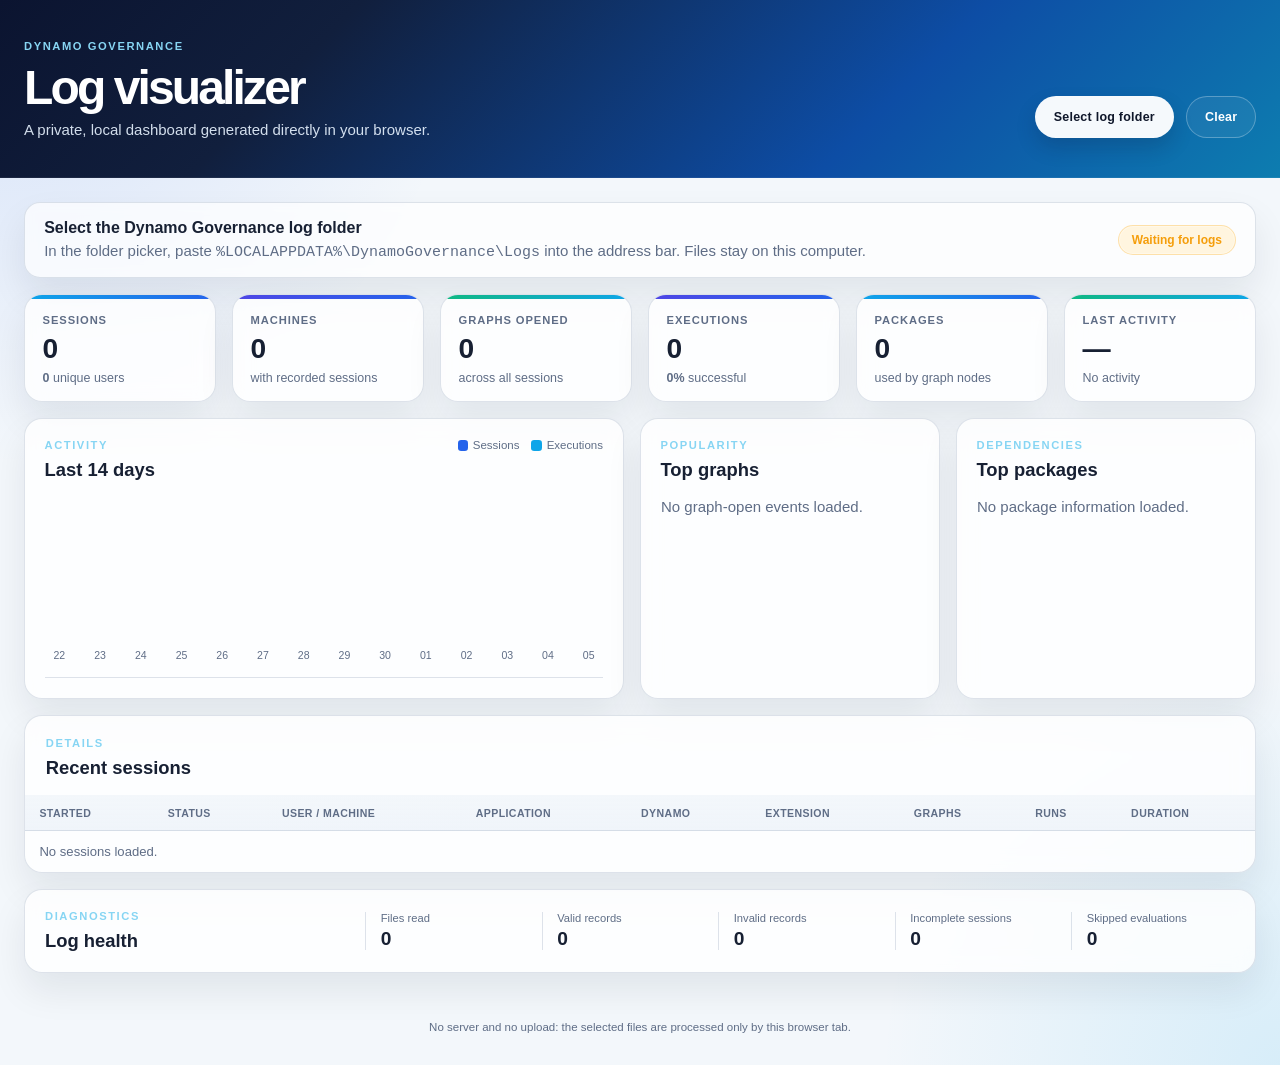
<file: DynamoGovernance.LogVisualizer/index.html>
<!DOCTYPE html>
<html lang="en">
<head>
    <meta charset="utf-8">
    <meta name="viewport" content="width=device-width, initial-scale=1">
    <title>Dynamo Governance Log Visualizer</title>
    <link rel="stylesheet" href="styles.css">
</head>
<body>
    <header>
        <div>
            <p class="eyebrow">Dynamo Governance</p>
            <h1>Log visualizer</h1>
            <p>A private, local dashboard generated directly in your browser.</p>
        </div>
        <div class="header-actions">
            <label class="button" for="folderInput">Select log folder</label>
            <input id="folderInput" type="file" webkitdirectory directory multiple accept=".jsonl,application/json">
            <button id="clearButton" class="button secondary" type="button">Clear</button>
        </div>
    </header>

    <main>
        <section class="instructions">
            <div>
                <strong>Select the Dynamo Governance log folder</strong>
                <p>In the folder picker, paste <code>%LOCALAPPDATA%\DynamoGovernance\Logs</code> into the address bar. Files stay on this computer.</p>
            </div>
            <span id="loadStatus" class="status">Waiting for logs</span>
        </section>

        <section class="metrics" aria-label="Usage summary">
            <article class="card"><span>Sessions</span><strong id="sessionCount">0</strong><small><b id="userCount">0</b> unique users</small></article>
            <article class="card"><span>Machines</span><strong id="machineCount">0</strong><small>with recorded sessions</small></article>
            <article class="card"><span>Graphs opened</span><strong id="graphCount">0</strong><small>across all sessions</small></article>
            <article class="card"><span>Executions</span><strong id="runCount">0</strong><small><b id="successRate">0%</b> successful</small></article>
            <article class="card"><span>Packages</span><strong id="packageCount">0</strong><small>used by graph nodes</small></article>
            <article class="card"><span>Last activity</span><strong id="lastDate">—</strong><small id="lastTime">No activity</small></article>
        </section>

        <div class="grid">
            <section class="panel">
                <div class="panel-heading">
                    <div><p class="eyebrow">Activity</p><h2>Last 14 days</h2></div>
                    <div class="legend"><i></i>Sessions <i></i>Executions</div>
                </div>
                <div id="chart" class="chart" aria-label="Daily sessions and executions"></div>
            </section>
            <section class="panel">
                <div class="panel-heading"><div><p class="eyebrow">Popularity</p><h2>Top graphs</h2></div></div>
                <p id="noGraphs" class="muted">No graph-open events loaded.</p>
                <ol id="topGraphs" class="ranking"></ol>
            </section>
            <section class="panel">
                <div class="panel-heading"><div><p class="eyebrow">Dependencies</p><h2>Top packages</h2></div></div>
                <p id="noPackages" class="muted">No package information loaded.</p>
                <ol id="topPackages" class="ranking"></ol>
            </section>
        </div>

        <section class="panel sessions">
            <div class="panel-heading">
                <div><p class="eyebrow">Details</p><h2>Recent sessions</h2></div>
            </div>
            <div class="table-wrap">
                <table>
                    <thead><tr><th>Started</th><th>Status</th><th>User / machine</th><th>Application</th><th>Dynamo</th><th>Extension</th><th>Graphs</th><th>Runs</th><th>Duration</th></tr></thead>
                    <tbody id="sessionRows"><tr><td colspan="9" class="muted">Select a log folder to begin.</td></tr></tbody>
                </table>
            </div>
        </section>

        <section class="panel health">
            <div><p class="eyebrow">Diagnostics</p><h2>Log health</h2></div>
            <dl>
                <div><dt>Files read</dt><dd id="fileCount">0</dd></div>
                <div><dt>Valid records</dt><dd id="validCount">0</dd></div>
                <div><dt>Invalid records</dt><dd id="invalidCount">0</dd></div>
                <div><dt>Incomplete sessions</dt><dd id="incompleteCount">0</dd></div>
                <div><dt>Skipped evaluations</dt><dd id="skippedRunCount">0</dd></div>
            </dl>
        </section>
    </main>

    <dialog id="sessionDialog">
        <div class="dialog-header">
            <div><p class="eyebrow">Session details</p><h2 id="dialogTitle">Dynamo session</h2></div>
            <button id="closeDialog" class="close-button" type="button" aria-label="Close">&times;</button>
        </div>
        <div class="dialog-content">
            <div id="sessionDetails" class="detail-grid"></div>
            <section class="dialog-section"><h3>Graphs</h3><div id="sessionGraphs" class="graph-card-stack"></div></section>
        </div>
    </dialog>
    <footer>No server and no upload: the selected files are processed only by this browser tab.</footer>

    <script src="app.js"></script>
</body>
</html>
</file>
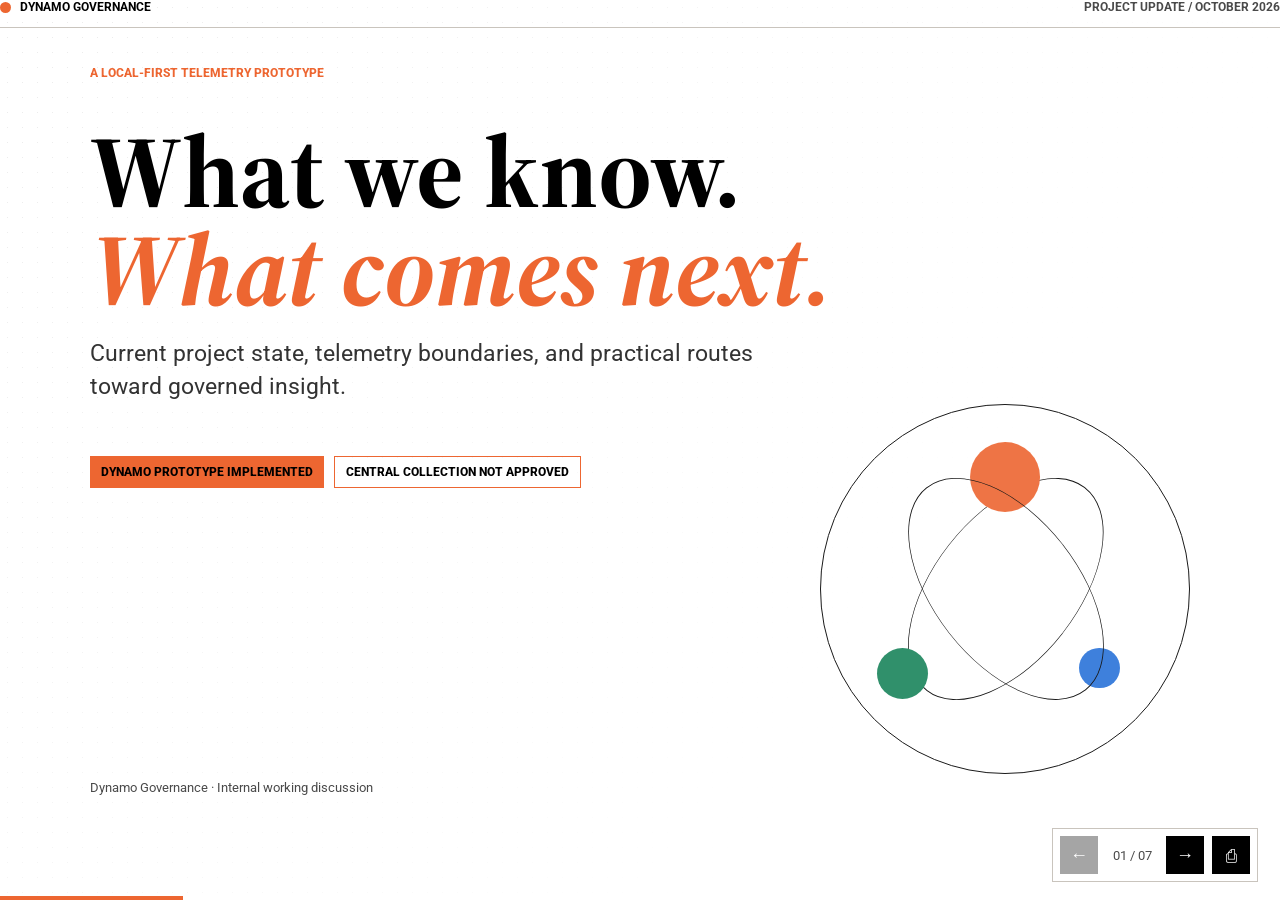
<file: DynamoGovernance.Presentation/Alex/index.html>
<!doctype html>
<html lang="en">
<head>
  <meta charset="utf-8">
  <meta name="viewport" content="width=device-width, initial-scale=1">
  <meta name="theme-color" content="#FFFFFF">
  <title>Dynamo Governance | Telemetry, today and next</title>
  <link rel="preconnect" href="https://fonts.googleapis.com">
  <link rel="preconnect" href="https://fonts.gstatic.com" crossorigin>
  <link href="https://fonts.googleapis.com/css2?family=Roboto:wght@400;500;700;800&family=Source+Serif+4:wght@400;600;700&display=swap" rel="stylesheet">
  <style>
    :root {
      color-scheme: light;
      --paper: #FFFFFF;
      --ink: #000000;
      --muted: #4A4A4A;
      --line: #C9C4BD;
      --orange: #ED6631;
      --fern: #1A845C;
      --marine: #2A73D9;
      --panel: #F2EFEC;
      --display: "Source Serif 4", Georgia, serif;
      --body: Roboto, Arial, sans-serif;
    }

    * { box-sizing: border-box; }
    html, body { width: 100%; height: 100%; margin: 0; }
    body {
      background: var(--paper);
      color: var(--ink);
      font-family: var(--body);
      overflow: hidden;
    }
    button { font: inherit; }
    .deck { height: 100%; position: relative; }
    .slide {
      display: none;
      height: 100%; min-height: 0;
      padding: clamp(26px, 5vw, 72px) clamp(24px, 7vw, 104px) 90px;
      overflow: auto;
      animation: arrive 360ms ease both;
    }
    .slide.active { display: flex; flex-direction: column; }
    .slide::before {
      content: ""; position: fixed; inset: 0; z-index: -1; pointer-events: none;
      background-image: radial-gradient(#000000 0.55px, transparent 0.55px);
      background-size: 15px 15px; opacity: .08;
      mask-image: linear-gradient(130deg, black, transparent 75%);
    }
    .topline {
      display: flex; align-items: center; justify-content: space-between;
      gap: 16px; border-bottom: 1px solid var(--line); padding-bottom: 13px;
      color: var(--muted); font-size: 12px; font-weight: 700;
      letter-spacing: 0; text-transform: uppercase;
    }
    .topline .mark { color: var(--ink); display: flex; align-items: center; gap: 9px; }
    .mark i { width: 11px; height: 11px; display: inline-block; background: var(--orange); border-radius: 50%; }
    .eyebrow { margin: 0 0 12px; color: var(--orange); font-size: 12px; font-weight: 800; text-transform: uppercase; }
    h1, h2, h3, p { margin-top: 0; }
    h1, h2, h3 { font-family: var(--display); font-weight: 700; letter-spacing: 0; }
    h1 { max-width: 950px; margin: 28px 0 18px; font-size: clamp(46px, 8vw, 104px); line-height: .96; }
    h2 { font-size: clamp(36px, 5vw, 62px); line-height: 1.02; margin: 8px 0 28px; }
    h3 { font-size: 18px; line-height: 1.2; margin-bottom: 10px; }
    p { line-height: 1.5; }
    .lead { max-width: 680px; color: #333333; font-size: clamp(17px, 2vw, 23px); line-height: 1.45; }
    .meta { margin-top: auto; padding-top: 24px; color: var(--muted); font-size: 13px; }
    .cover { justify-content: center; position: relative; }
    .cover .topline { position: absolute; inset: 0 0 auto; }
    .cover h1 span { color: var(--orange); font-style: italic; }
    .cover-art {
      position: absolute; width: min(30vw, 370px); aspect-ratio: 1; right: 7%; bottom: 14%;
      border: 1px solid var(--ink); border-radius: 50%; opacity: .9;
    }
    .cover-art::before, .cover-art::after {
      content: ""; position: absolute; border: 1px solid var(--ink); border-radius: 50%;
      inset: 15%; transform: rotate(38deg) scaleX(.56);
    }
    .cover-art::after { transform: rotate(-38deg) scaleX(.56); }
    .cover-art i { position: absolute; width: 19%; aspect-ratio: 1; border-radius: 50%; background: var(--orange); top: 10%; left: 50%; transform: translateX(-50%); }
    .cover-art b { position: absolute; width: 14%; aspect-ratio: 1; border-radius: 50%; background: var(--fern); bottom: 20%; left: 15%; }
    .cover-art em { position: absolute; width: 11%; aspect-ratio: 1; border-radius: 50%; background: var(--marine); bottom: 23%; right: 19%; }
    .status-line { display: flex; gap: 10px; flex-wrap: wrap; margin-top: 30px; }
    .status { display: inline-flex; gap: 8px; align-items: center; padding: 8px 11px; background: var(--orange); color: var(--ink); font-size: 12px; font-weight: 800; text-transform: uppercase; }
    .status.proposed { background: transparent; border: 1px solid var(--orange); color: var(--ink); }
    .grid { display: grid; gap: 16px; }
    .grid.two { grid-template-columns: repeat(2, minmax(0, 1fr)); }
    .grid.three { grid-template-columns: repeat(3, minmax(0, 1fr)); }
    .grid.four { grid-template-columns: repeat(4, minmax(0, 1fr)); }
    .tile { border-top: 3px solid var(--ink); padding: 17px 16px 8px 0; min-width: 0; }
    .tile .number { display: block; font-family: var(--display); font-size: 38px; margin-bottom: 10px; }
    .tile p, .tile li { color: #333333; font-size: 15px; }
    .tile ul { margin: 8px 0; padding-left: 18px; }
    .split { display: grid; grid-template-columns: .95fr 1.05fr; gap: 5vw; align-items: start; }
    .callout { padding: 20px 22px; background: var(--ink); color: var(--paper); }
    .callout strong { color: var(--orange); }
    .callout p:last-child { margin-bottom: 0; }
    .flow { display: grid; grid-template-columns: minmax(0, .95fr) minmax(0, 1.05fr); grid-template-rows: repeat(3, minmax(104px, auto)); gap: 14px 28px; margin: 8px 0 24px; align-items: stretch; align-content: start; }
    .flow-step { min-width: 0; min-height: 104px; background: var(--paper); border: 1px solid var(--line); border-top: 5px solid var(--orange); padding: 48px 14px 14px; position: relative; }
    .flow-step:nth-child(1) { grid-column: 2; grid-row: 1; }
    .flow-step:nth-child(2) { grid-column: 1; grid-row: 1 / span 3; max-height: 470px; overflow-x: hidden; overflow-y: auto; scrollbar-color: var(--orange) var(--panel); scrollbar-width: thin; }
    .flow-step:nth-child(3) { grid-column: 2; grid-row: 2; }
    .flow-step:nth-child(4) { grid-column: 2; grid-row: 3; }
    .flow-number { position: absolute; top: 12px; left: 14px; width: 27px; height: 27px; display: grid !important; place-items: center; border-radius: 50%; background: var(--orange); color: var(--ink) !important; font-size: 11px !important; font-weight: 800; }
    .flow-step::after { position: absolute; z-index: 1; width: 36px; height: 38px; display: grid; place-items: center; background: var(--orange); color: var(--ink); font-size: 25px; line-height: 1; font-weight: 800; }
    .flow-step:nth-child(1)::after { content: "←"; left: -32px; top: 50%; transform: translateY(-50%); }
    .flow-step:nth-child(2)::after { display: none; }
    .flow-step:nth-child(3)::before { content: "→"; position: absolute; left: -32px; top: 50%; transform: translateY(-50%); z-index: 1; width: 36px; height: 38px; display: grid; place-items: center; background: var(--orange); color: var(--ink); font-size: 25px; line-height: 1; font-weight: 800; }
    .flow-step:nth-child(3)::after { content: "↓"; left: 50%; bottom: -27px; transform: translateX(-50%); width: 38px; height: 32px; }
    .flow-step b { display: block; margin-bottom: 7px; font-family: var(--display); font-size: 16px; }
    .flow-description { color: var(--muted); font-size: 12px; line-height: 1.4; display: block; }
    .host-contexts { display: grid; grid-template-columns: repeat(3, minmax(0, 1fr)); gap: 6px; margin-top: 12px; }
    .host-context { min-width: 0; padding: 8px; background: var(--paper); border-bottom: 2px solid var(--line); }
    .host-context:nth-child(1) { border-color: var(--orange); }
    .host-context:nth-child(2) { border-color: var(--fern); }
    .host-context:nth-child(3) { border-color: var(--marine); }
    .host-mark { display: grid; place-items: center; width: 25px; height: 25px; margin-bottom: 6px; background: var(--ink); color: var(--paper); font-size: 9px; font-weight: 800; }
    .host-context strong { display: block; font-size: 10px; line-height: 1.2; }
    .record-caption { display: block; margin: 11px 0 5px; color: var(--muted); font-size: 10px; font-weight: 800; text-transform: uppercase; }
    .record-hint { margin: 4px 0 8px; color: var(--muted); font-size: 10px; line-height: 1.4; }
    .record-examples { display: grid; gap: 5px; margin-top: 11px; }
    .record-item { min-width: 0; border: 1px solid var(--line); background: var(--paper); }
    .record-item summary { display: flex; align-items: center; justify-content: space-between; gap: 8px; min-width: 0; padding: 8px; cursor: pointer; list-style: none; font-size: 11px; font-weight: 800; }
    .record-item summary::-webkit-details-marker { display: none; }
    .record-type { color: var(--orange); font-size: 9px; font-weight: 700; }
    .record-item summary::after { content: "+"; flex: 0 0 20px; height: 20px; display: grid; place-items: center; background: var(--orange); color: var(--ink); font-size: 15px; }
    .record-item[open] summary::after { content: "−"; background: var(--ink); color: var(--paper); }
    .record-item summary:focus-visible { outline: 2px solid var(--orange); outline-offset: 2px; }
    .record-properties { padding: 8px; border-top: 1px solid var(--line); }
    .property-table { display: grid; gap: 5px; margin: 0; }
    .property-table > div { display: grid; grid-template-columns: minmax(0, .7fr) minmax(0, 1fr); gap: 10px; min-width: 0; align-items: baseline; }
    .property-table dt { min-width: 0; margin: 0; color: var(--ink); font-size: 10px; font-weight: 700; overflow-wrap: anywhere; }
    .property-table dd { min-width: 0; margin: 0; color: #333333; font-size: 10px; line-height: 1.35; overflow-wrap: anywhere; }
    .record-reference-group { min-width: 0; }
    .record-reference { margin: 8px 0 0; }
    .record-reference-content { display: grid; grid-template-columns: repeat(2, minmax(0, 1fr)); gap: 12px; padding: 8px; border-top: 1px solid var(--line); }
    .record-reference-group h4 { margin: 0 0 5px; color: var(--orange); font-size: 10px; text-transform: uppercase; }
    .record-note { margin: 0; color: #333333; font-size: 10px; line-height: 1.4; }
    .small-note { min-width: 0; color: var(--muted); font-size: 13px; overflow-wrap: anywhere; }
    .split > * { min-width: 0; }
    .guardrails { display: grid; grid-template-columns: 1fr 1fr; gap: 0 36px; }
    .guardrail { border-top: 1px solid var(--line); padding: 13px 0 7px; display: grid; grid-template-columns: 28px 1fr; gap: 12px; }
    .guardrail .symbol { font-size: 19px; color: var(--orange); font-weight: 800; }
    .guardrail p { color: #333333; font-size: 14px; margin-bottom: 5px; }
    .roadmap { display: grid; grid-template-columns: repeat(3, minmax(0, 1fr)); border-top: 1px solid var(--ink); }
    .route { padding: 20px 22px 10px 0; position: relative; }
    .route:not(:last-child) { border-right: 1px solid var(--line); margin-right: 22px; }
    .route .step { color: var(--orange); font-size: 12px; font-weight: 800; text-transform: uppercase; }
    .route h3 { margin-top: 10px; }
    .route p { color: #333333; font-size: 14px; }
    .route .gate { padding-top: 10px; border-top: 2px solid var(--orange); font-size: 12px; font-weight: 700; }
    .decision { display: flex; align-items: center; gap: 24px; margin-top: auto; padding-top: 26px; }
    .decision .stamp { flex: 0 0 92px; height: 92px; display: grid; place-items: center; border-radius: 50%; background: var(--orange); color: var(--ink); font-family: var(--display); font-size: 21px; text-align: center; line-height: 1; }
    .decision p { max-width: 680px; font-family: var(--display); font-size: clamp(23px, 3.2vw, 38px); line-height: 1.15; margin: 0; }
    .controls {
      position: fixed; right: 22px; bottom: 18px; display: flex; align-items: center; gap: 8px;
      padding: 7px; background: var(--paper); border: 1px solid var(--line); z-index: 5;
    }
    .controls button { width: 38px; height: 38px; border: 0; background: var(--ink); color: var(--paper); cursor: pointer; font-size: 18px; }
    .controls button:disabled { opacity: .35; cursor: default; }
    .counter { min-width: 52px; text-align: center; color: var(--muted); font-size: 13px; font-variant-numeric: tabular-nums; }
    .progress { position: fixed; inset: auto auto 0 0; height: 4px; background: var(--orange); width: 0; z-index: 6; transition: width 180ms ease; }
    @keyframes arrive { from { opacity: .35; transform: translateY(8px); } to { opacity: 1; transform: translateY(0); } }
    @media (min-width: 761px) {
      .slide[aria-label="Telemetry flow"] { padding-top: 42px; padding-bottom: 60px; }
      .slide[aria-label="Telemetry flow"] h2 { font-size: clamp(38px, 4.4vw, 54px); margin-bottom: 16px; }
      .slide[aria-label="Telemetry flow"] .flow { margin-bottom: 12px; }
    }
    @media (max-width: 760px) {
      .slide { padding: 25px 22px 82px; }
      .cover-art { width: 150px; right: 8%; bottom: 12%; opacity: .48; }
      .grid.three, .grid.four { grid-template-columns: repeat(2, minmax(0, 1fr)); }
      .grid.two, .split, .guardrails { grid-template-columns: 1fr; }
      .flow { grid-template-columns: minmax(0, 1fr); grid-template-rows: auto; gap: 24px; }
      .flow-step { min-height: 0; padding: 18px 48px 16px 14px; }
      .flow-step:nth-child(n) { grid-column: 1; grid-row: auto; max-height: none; overflow: visible; }
      .flow-number { top: 14px; left: auto; right: 14px; }
      .flow-step:nth-child(1)::after, .flow-step:nth-child(2)::after, .flow-step:nth-child(3)::after { content: "↓"; left: 50%; right: auto; top: auto; bottom: -30px; transform: translateX(-50%); width: 38px; height: 34px; display: grid; font-size: 23px; }
      .flow-step:nth-child(3)::before { display: none; }
      .flow-step:nth-child(4)::after { display: none; }
      .host-contexts { max-width: 340px; }
      .property-table > div { grid-template-columns: minmax(86px, .65fr) minmax(0, 1fr); gap: 8px; }
      .record-reference-content { grid-template-columns: 1fr; gap: 10px; }
      .roadmap { grid-template-columns: 1fr; }
      .route, .route:not(:last-child) { border-right: 0; border-bottom: 1px solid var(--line); margin: 0; padding: 14px 0; }
      .route:last-child { border-bottom: 0; }
    }
    @media print {
      @page { size: 13.333in 7.5in; margin: 0; }
      html, body { width: auto; height: auto; overflow: visible; background: white; print-color-adjust: exact; }
      .deck { height: auto; }
      .slide, .slide.active { display: flex !important; height: 7.5in; page-break-after: always; overflow: hidden; padding: .48in .8in .65in; animation: none; }
      .flow-step:nth-child(2) { max-height: none; overflow: visible; }
      .slide::before { position: absolute; }
      .controls, .progress { display: none !important; }
      h1 { font-size: 66pt; } h2 { font-size: 40pt; }
      .cover-art { width: 2.8in; }
    }
    @media (prefers-reduced-motion: reduce) { *, *::before, *::after { animation-duration: .01ms !important; transition-duration: .01ms !important; } }
  </style>
</head>
<body>
  <main class="deck" aria-label="Dynamo Governance telemetry presentation">
    <section class="slide cover active" aria-label="Title">
      <div class="topline"><span class="mark"><i></i> Dynamo Governance</span><span>Project update / October 2026</span></div>
      <p class="eyebrow">A local-first telemetry prototype</p>
      <h1>What we know.<br><span>What comes next.</span></h1>
      <p class="lead">Current project state, telemetry boundaries, and practical routes toward governed insight.</p>
      <div class="status-line"><span class="status">Dynamo prototype implemented</span><span class="status proposed">Central collection not approved</span></div>
      <div class="cover-art" aria-hidden="true"><i></i><b></b><em></em></div>
      <p class="meta">Dynamo Governance · Internal working discussion</p>
    </section>

    <section class="slide" aria-label="Project at a glance">
      <div class="topline"><span class="mark"><i></i> 01 / Project state</span><span>Three connected pieces</span></div>
      <p class="eyebrow">Useful foundation, deliberately modest footprint</p>
      <h2>One package.<br>Three surfaces.</h2>
      <div class="grid three">
        <article class="tile"><span class="number">01</span><h3>Telemetry extension</h3><p>Observes Dynamo sessions, home-graph lifecycle, and completed evaluations. Captures graph-scoped package use.</p></article>
        <article class="tile"><span class="number">02</span><h3>Resource sidebar</h3><p>Provides a Dynamo entry point to approved design automation resources and training links.</p></article>
        <article class="tile"><span class="number">03</span><h3>Telemetry core</h3><p>Defines typed event records and writes telemetry to local JSONL logs.</p></article>
      </div>
      <p class="meta">Current binaries target Dynamo 3.x and .NET 8. Grasshopper is not implemented.</p>
    </section>

    <section class="slide" aria-label="Telemetry flow">
      <div class="topline"><span class="mark"><i></i> 02 / Telemetry today</span><span>Observed, queued, written locally</span></div>
      <p class="eyebrow">Implemented Dynamo path</p>
      <h2>From host event<br>to local record.</h2>
      <div class="flow" role="list" aria-label="Telemetry processing flow">
        <div class="flow-step" role="listitem"><span class="flow-number" aria-hidden="true">01</span><b>Dynamo host</b><span class="flow-description">Extension observes session, graph lifecycle and evaluation events.</span><div class="host-contexts" aria-label="Dynamo host contexts"><div class="host-context"><span class="host-mark" aria-hidden="true">R</span><strong>Revit</strong></div><div class="host-context"><span class="host-mark" aria-hidden="true">D</span><strong>Dynamo Sandbox</strong></div><div class="host-context"><span class="host-mark" aria-hidden="true">C3D</span><strong>Civil 3D</strong></div></div></div>
        <div class="flow-step" role="listitem"><span class="flow-number" aria-hidden="true">02</span><b>Typed records</b><span class="flow-description">Every record shares an event name, session ID and UTC time.</span><span class="record-caption">Shared record fields</span><dl class="property-table"><div><dt>event</dt><dd>Which event occurred</dd></div><div><dt>session_id</dt><dd>Session this record belongs to</dd></div><div><dt>occurred_utc</dt><dd>Event time in UTC</dd></div></dl><span class="record-caption">Event-specific details</span><p class="record-hint">The <strong>data</strong> field holds details for that event; session ended has no event-specific data.</p><details class="record-item record-reference"><summary><span>Reusable property groups</span><span class="record-type">4 groups</span></summary><div class="record-reference-content"><section class="record-reference-group"><h4>Identity</h4><dl class="property-table"><div><dt>user_id</dt><dd>User identifier</dd></div><div><dt>user_id_source</dt><dd>Identifier source</dd></div><div><dt>machine_id</dt><dd>Machine identifier</dd></div><div><dt>machine_id_source</dt><dd>Identifier source</dd></div><div><dt>machine_id_collected</dt><dd>Whether collected</dd></div></dl></section><section class="record-reference-group"><h4>Application</h4><dl class="property-table"><div><dt>host_name</dt><dd>Host process</dd></div><div><dt>host_version</dt><dd>Host version</dd></div><div><dt>dynamo_version</dt><dd>Dynamo version</dd></div><div><dt>extension_version</dt><dd>Extension version</dd></div><div><dt>process_id</dt><dd>Process identifier</dd></div><div><dt>process_architecture</dt><dd>Process architecture</dd></div><div><dt>runtime_version</dt><dd>.NET runtime</dd></div></dl></section><section class="record-reference-group"><h4>Graph</h4><dl class="property-table"><div><dt>graph_id</dt><dd>Graph identifier</dd></div><div><dt>name</dt><dd>Graph name</dd></div><div><dt>file_path</dt><dd>Graph path, when available</dd></div><div><dt>file_size_bytes</dt><dd>Graph file size</dd></div><div><dt>node_count</dt><dd>Node total</dd></div><div><dt>packages</dt><dd>Package references</dd></div></dl></section><section class="record-reference-group"><h4>Package</h4><dl class="property-table"><div><dt>name</dt><dd>Package name</dd></div><div><dt>version</dt><dd>Package version</dd></div><div><dt>node_count</dt><dd>Package node total</dd></div><div><dt>description</dt><dd>Package description</dd></div><div><dt>license</dt><dd>License</dd></div><div><dt>repository_url</dt><dd>Repository link</dd></div><div><dt>site_url</dt><dd>Package site</dd></div></dl></section></div></details><div class="record-examples">
          <details class="record-item"><summary><span>Session started</span><span class="record-type">session.started</span></summary><div class="record-properties"><dl class="property-table"><div><dt>identity</dt><dd>Identity group</dd></div><div><dt>application</dt><dd>Application group</dd></div></dl></div></details>
          <details class="record-item"><summary><span>Session ended</span><span class="record-type">session.ended</span></summary><div class="record-properties"><p class="record-note">No event-specific details. This record contains only the shared fields above.</p></div></details>
          <details class="record-item"><summary><span>Graph opened</span><span class="record-type">graph.opened</span></summary><div class="record-properties"><dl class="property-table"><div><dt>Graph</dt><dd>Graph property group</dd></div></dl></div></details>
          <details class="record-item"><summary><span>Graph closed</span><span class="record-type">graph.closed</span></summary><div class="record-properties"><dl class="property-table"><div><dt>Graph</dt><dd>Graph property group</dd></div></dl></div></details>
          <details class="record-item"><summary><span>Graph saved</span><span class="record-type">graph.saved</span></summary><div class="record-properties"><dl class="property-table"><div><dt>Graph</dt><dd>Graph property group</dd></div></dl></div></details>
          <details class="record-item"><summary><span>Execution started</span><span class="record-type">execution.started</span></summary><div class="record-properties"><dl class="property-table"><div><dt>execution_id</dt><dd>Execution identifier</dd></div><div><dt>graph_id</dt><dd>Graph identifier</dd></div></dl></div></details>
          <details class="record-item"><summary><span>Execution ended</span><span class="record-type">execution.ended</span></summary><div class="record-properties"><dl class="property-table"><div><dt>execution_id</dt><dd>Execution identifier</dd></div><div><dt>graph</dt><dd>Graph property group</dd></div><div><dt>evaluation_took_place</dt><dd>Whether evaluation ran</dd></div><div><dt>successful</dt><dd>Evaluation outcome</dd></div></dl></div></details>
        </div></div>
        <div class="flow-step" role="listitem"><span class="flow-number" aria-hidden="true">03</span><b>Bounded queue</b><span class="flow-description">Up to 1,024 records; event producers never block Dynamo.</span></div>
        <div class="flow-step" role="listitem"><span class="flow-number" aria-hidden="true">04</span><b>Daily JSONL</b><span class="flow-description">Background writer appends records to the user's local application data.</span></div>
      </div>
      <div class="split">
        <div class="callout"><h3>Best effort by design</h3><p>Telemetry failures are isolated from the host. A full queue or write failure can drop records; shutdown allows a short, <strong>200 ms</strong> drain window.</p></div>
        <p class="small-note"><strong>Log location</strong><br>%LOCALAPPDATA%\DynamoGovernance\Logs\telemetry_yyyy-MM-dd.jsonl<br><br>The current envelope does not include a schema version or event ID.</p>
      </div>
    </section>

    <section class="slide" aria-label="Signals and exclusions">
      <div class="topline"><span class="mark"><i></i> 03 / Data boundaries</span><span>Metadata, not design content</span></div>
      <p class="eyebrow">What the prototype can tell us</p>
      <h2>Operational signals.<br>Not the design itself.</h2>
      <div class="grid two">
        <article class="tile"><h3>Captured today</h3><ul><li>Session and host / Dynamo / extension versions</li><li>Graph opened, saved and closed</li><li>Graph name, ID, path when available and file size</li><li>Node count and graph-scoped package metadata</li><li>Evaluation start/end correlation and success</li></ul></article>
        <article class="tile"><h3>Explicitly not captured</h3><ul><li>Node input/output values or component-level identities</li><li>Geometry, model content, previews or screenshots</li><li>Graph file contents or embedded scripts</li><li>Exception text, stack traces or failing inputs</li><li>Machine-wide inventory of installed packages</li></ul></article>
      </div>
      <div class="status-line"><span class="status proposed">Current logs contain raw Windows user + machine IDs</span><span class="status proposed">Graph paths and names may be sensitive</span></div>
      <p class="meta">Local storage is not the same as anonymous: session IDs link activity to the session-start identity record.</p>
    </section>

    <section class="slide" aria-label="Risks and decisions">
      <div class="topline"><span class="mark"><i></i> 04 / Governance gate</span><span>Resolve before production or centralization</span></div>
      <p class="eyebrow">The next work is partly technical, partly policy</p>
      <h2>Agree the rules<br>before widening collection.</h2>
      <div class="guardrails">
        <div class="guardrail"><span class="symbol">01</span><div><h3>Identity</h3><p>Approve raw identifiers, pseudonymize them, or remove them. Decide whether user-level reporting is necessary.</p></div></div>
        <div class="guardrail"><span class="symbol">02</span><div><h3>Document metadata</h3><p>Choose whether paths and names are retained, minimized, tokenized, or excluded.</p></div></div>
        <div class="guardrail"><span class="symbol">03</span><div><h3>Dependencies</h3><p>Set the minimum useful package fields; internal names and repository URLs can reveal organizational details.</p></div></div>
        <div class="guardrail"><span class="symbol">04</span><div><h3>Lifecycle controls</h3><p>Set retention, local file access, deletion, user notice and audit expectations.</p></div></div>
        <div class="guardrail"><span class="symbol">05</span><div><h3>Central service</h3><p>Only consider transport after access, encryption, region, incident response and ownership are agreed.</p></div></div>
        <div class="guardrail"><span class="symbol">06</span><div><h3>Shared contract</h3><p>Approve event names, schema versioning and cross-tool compatibility before adding another source.</p></div></div>
      </div>
      <p class="meta">Risk review material is prepared; collection decisions remain open in project documentation.</p>
    </section>

    <section class="slide" aria-label="Future routes">
      <div class="topline"><span class="mark"><i></i> 05 / Future routes</span><span>Sequence is a proposal, not a commitment</span></div>
      <p class="eyebrow">Three routes, ordered by dependency</p>
      <h2>Make the local path<br>trustworthy first.</h2>
      <div class="roadmap">
        <article class="route"><span class="step">Route A · Foundation</span><h3>Harden the prototype</h3><p>Decide field minimization, surface dropped-record diagnostics, define retention and access expectations, and add an explicit schema version before contract expansion.</p><p class="gate">Gate: Security / Privacy / Risk field approval</p></article>
        <article class="route"><span class="step">Route B · Broaden tools</span><h3>Validate Grasshopper</h3><p>Map document lifecycle and dependency metadata against the Rhino API. Prove what is technically available and safe before implementing a second collector.</p><p class="gate">Gate: shared schema + API feasibility</p></article>
        <article class="route"><span class="step">Route C · Central insight</span><h3>Evaluate secure transport</h3><p>Design an opt-in or governed ingestion path, role-based reporting, encryption, region, retention and deletion controls, while preserving local-only use as an independent option.</p><p class="gate">Gate: separate architecture and risk approval</p></article>
      </div>
      <div class="decision"><div class="stamp">First<br>decision</div><p>What is the minimum data set that answers adoption and compatibility questions without identifying people or exposing project context?</p></div>
    </section>

    <section class="slide" aria-label="Discussion">
      <div class="topline"><span class="mark"><i></i> 06 / Discussion</span><span>Suggested decisions for this review</span></div>
      <p class="eyebrow">Turn the prototype into a governed capability</p>
      <h2>Choose the boundary.<br>Then choose the route.</h2>
      <div class="grid four">
        <article class="tile"><span class="number">A</span><h3>Identity</h3><p>Raw, pseudonymous, or absent?</p></article>
        <article class="tile"><span class="number">B</span><h3>Document fields</h3><p>Keep, minimize, or omit names and paths?</p></article>
        <article class="tile"><span class="number">C</span><h3>First investment</h3><p>Local reliability, Grasshopper mapping, or reporting?</p></article>
        <article class="tile"><span class="number">D</span><h3>Approval owners</h3><p>Who sets retention, access, and release gates?</p></article>
      </div>
      <div class="callout" style="margin-top:24px"><p><strong>Current position:</strong> useful Dynamo prototype; local-only data flow; sensitive fields present; production policy and centralized collection still need explicit decisions.</p></div>
      <p class="meta">Source of truth: repository README, Architecture and Telemetry Schema, Telemetry Risk Review Package, and current Core / Extension implementation.</p>
    </section>
  </main>
  <nav class="controls" aria-label="Slide controls">
    <button id="previous" type="button" aria-label="Previous slide" title="Previous slide">&#8592;</button>
    <span class="counter" id="counter" aria-live="polite">01 / 07</span>
    <button id="next" type="button" aria-label="Next slide" title="Next slide">&#8594;</button>
    <button id="print" type="button" aria-label="Print or export slides to PDF" title="Print / export PDF">&#9113;</button>
  </nav>
  <div class="progress" id="progress" aria-hidden="true"></div>
  <script>
    (() => {
      const slides = [...document.querySelectorAll('.slide')];
      const counter = document.getElementById('counter');
      const progress = document.getElementById('progress');
      const previous = document.getElementById('previous');
      const next = document.getElementById('next');
      let current = 0;

      function show(index) {
        current = Math.max(0, Math.min(slides.length - 1, index));
        slides.forEach((slide, i) => {
          slide.classList.toggle('active', i === current);
          slide.setAttribute('aria-hidden', String(i !== current));
        });
        counter.textContent = `${String(current + 1).padStart(2, '0')} / ${String(slides.length).padStart(2, '0')}`;
        progress.style.width = `${((current + 1) / slides.length) * 100}%`;
        previous.disabled = current === 0;
        next.disabled = current === slides.length - 1;
        history.replaceState(null, '', `#${current + 1}`);
      }

      previous.addEventListener('click', () => show(current - 1));
      next.addEventListener('click', () => show(current + 1));
      document.getElementById('print').addEventListener('click', () => window.print());
      document.addEventListener('keydown', event => {
        if (['ArrowRight', 'PageDown', ' '].includes(event.key)) { event.preventDefault(); show(current + 1); }
        if (['ArrowLeft', 'PageUp'].includes(event.key)) { event.preventDefault(); show(current - 1); }
        if (event.key === 'Home') show(0);
        if (event.key === 'End') show(slides.length - 1);
      });
      const requested = Number(location.hash.slice(1));
      show(Number.isInteger(requested) && requested > 0 ? requested - 1 : 0);
    })();
  </script>
</body>
</html>
</file>
<file: DynamoGovernance.LogVisualizer/styles.css>
:root {
    --bg: #f3f7fb;
    --bg-strong: #edf3ff;
    --panel: rgba(255, 255, 255, 0.82);
    --panel-strong: #ffffff;
    --line: rgba(136, 153, 181, 0.28);
    --line-strong: rgba(121, 138, 176, 0.42);
    --text: #172033;
    --muted: #5f6d86;
    --navy: #0f172a;
    --blue: #2563eb;
    --blue-soft: #dfeeff;
    --cyan: #0ea5e9;
    --cyan-soft: #dff7ff;
    --indigo: #4f46e5;
    --green: #10b981;
    --green-soft: #e8faf3;
    --amber: #f59e0b;
    --amber-soft: #fff5df;
    --red: #e11d48;
    --shadow: 0 18px 36px rgba(15, 23, 42, 0.08);
    font-family: "Segoe UI", Arial, sans-serif;
    color-scheme: light;
}

* { box-sizing: border-box; }

html { scroll-behavior: smooth; }

body {
    margin: 0;
    color: var(--text);
    background:
        radial-gradient(circle at top left, rgba(37, 99, 235, 0.14), transparent 28%),
        radial-gradient(circle at bottom right, rgba(14, 165, 233, 0.12), transparent 24%),
        var(--bg);
    font-size: 15px;
}

header {
    display: flex;
    justify-content: space-between;
    align-items: end;
    gap: 2rem;
    padding: 2.5rem max(1.5rem, calc((100vw - 1400px) / 2));
    color: #fff;
    background: linear-gradient(135deg, #0b1430 0%, #111f3d 25%, #0d4da5 68%, #0d7db0 100%);
    box-shadow: inset 0 -1px 0 rgba(255, 255, 255, 0.06);
}

h1, h2, p { margin-top: 0; }

h1 {
    margin-bottom: .35rem;
    font-size: clamp(2rem, 4vw, 3rem);
    letter-spacing: -.06em;
}

h2 { margin: 0; font-size: 1.15rem; }

.eyebrow {
    margin-bottom: .5rem;
    color: #87d5f3;
    font-size: .7rem;
    font-weight: 800;
    letter-spacing: .14em;
    text-transform: uppercase;
}

header p:last-child {
    margin: 0;
    max-width: 42rem;
    color: rgba(232, 243, 255, 0.9);
}

.header-actions {
    display: flex;
    align-items: center;
    gap: .8rem;
    flex-wrap: wrap;
}

.button {
    display: inline-flex;
    align-items: center;
    justify-content: center;
    padding: .8rem 1.1rem;
    border: 1px solid rgba(255, 255, 255, 0.18);
    border-radius: 999px;
    color: var(--navy);
    background: rgba(255, 255, 255, 0.96);
    font: inherit;
    font-size: .78rem;
    font-weight: 700;
    letter-spacing: .02em;
    cursor: pointer;
    text-decoration: none;
    transition: transform .2s ease, box-shadow .2s ease, background .2s ease;
    box-shadow: 0 10px 20px rgba(11, 20, 48, 0.18);
}

.button:hover {
    transform: translateY(-1px);
    background: #fff;
}

.button.secondary {
    border-color: rgba(255, 255, 255, 0.28);
    color: #fff;
    background: rgba(255, 255, 255, 0.06);
    box-shadow: none;
}

.button.secondary:hover { background: rgba(255, 255, 255, 0.1); }

#folderInput {
    position: absolute;
    width: 1px;
    height: 1px;
    overflow: hidden;
    opacity: 0;
}

main {
    width: min(1400px, calc(100% - 3rem));
    margin: auto;
    padding: 1.5rem 0 3rem;
}

.instructions {
    display: flex;
    justify-content: space-between;
    gap: 1rem;
    margin-bottom: 1rem;
    padding: 1rem 1.2rem;
    border: 1px solid var(--line);
    border-radius: 16px;
    background: rgba(255, 255, 255, 0.7);
    backdrop-filter: blur(6px);
    box-shadow: var(--shadow);
}

.instructions strong {
    display: block;
    margin-bottom: .35rem;
    font-size: 1rem;
}

.instructions p {
    margin: 0;
    color: var(--muted);
}

code { overflow-wrap: anywhere; font-family: Consolas, "Courier New", monospace; }

.status {
    align-self: center;
    padding: .45rem .8rem;
    border: 1px solid rgba(245, 158, 11, 0.25);
    border-radius: 999px;
    color: var(--amber);
    background: var(--amber-soft);
    font-size: .75rem;
    font-weight: 800;
    white-space: nowrap;
    box-shadow: inset 0 0 0 1px rgba(255, 255, 255, 0.3);
}

.status.good {
    border-color: rgba(16, 185, 129, 0.25);
    color: var(--green);
    background: var(--green-soft);
}

.metrics {
    display: grid;
    grid-template-columns: repeat(6, minmax(0, 1fr));
    gap: 1rem;
    margin-bottom: 1rem;
}

.card, .panel {
    border: 1px solid var(--line);
    border-radius: 18px;
    background: rgba(255, 255, 255, 0.82);
    box-shadow: var(--shadow);
    backdrop-filter: blur(10px);
}

.card {
    position: relative;
    overflow: hidden;
    padding: 1.15rem 1.1rem 1rem;
}

.card::before {
    position: absolute;
    inset: 0 0 auto;
    height: 4px;
    background: linear-gradient(90deg, var(--cyan), var(--blue));
    content: "";
}

.card:nth-child(2n)::before { background: linear-gradient(90deg, var(--indigo), var(--blue)); }
.card:nth-child(3n)::before { background: linear-gradient(90deg, var(--green), var(--cyan)); }

.card span {
    display: block;
    margin-bottom: .45rem;
    color: var(--muted);
    font-size: .7rem;
    font-weight: 800;
    letter-spacing: .08em;
    text-transform: uppercase;
}

.card strong {
    display: block;
    margin-bottom: .18rem;
    font-size: clamp(1.6rem, 2.2vw, 2.3rem);
    letter-spacing: -.05em;
}

.card small {
    color: var(--muted);
    font-size: .78rem;
}

.grid {
    display: grid;
    grid-template-columns: minmax(0, 2fr) repeat(2, minmax(220px, 1fr));
    gap: 1rem;
    margin-bottom: 1rem;
}

.panel { padding: 1.25rem; }

.panel-heading {
    display: flex;
    justify-content: space-between;
    align-items: start;
    gap: 1rem;
    margin-bottom: 1.1rem;
}

.legend {
    color: var(--muted);
    font-size: .72rem;
    white-space: nowrap;
}

.legend i {
    display: inline-block;
    width: .65rem;
    height: .65rem;
    margin: 0 .3rem 0 .55rem;
    border-radius: .2rem;
    background: var(--blue);
    vertical-align: middle;
}

.legend i:last-of-type { background: var(--cyan); }

.chart {
    display: flex;
    gap: clamp(.3rem, 1vw, .75rem);
    height: 180px;
    border-bottom: 1px solid var(--line);
    padding-bottom: .5rem;
}

.chart-day {
    display: flex;
    flex: 1;
    min-width: 0;
    flex-direction: column;
    align-items: center;
}

.bars {
    display: flex;
    flex: 1;
    width: 100%;
    justify-content: center;
    align-items: end;
    gap: 2px;
    padding-top: .5rem;
}

.bar {
    width: min(12px, 44%);
    border-radius: 6px 6px 0 0;
    background: linear-gradient(180deg, rgba(37, 99, 235, 0.8), rgba(37, 99, 235, 1));
    box-shadow: inset 0 -8px 12px rgba(255,255,255,0.12);
}

.bar.run {
    background: linear-gradient(180deg, rgba(14, 165, 233, 0.8), rgba(14, 165, 233, 1));
}

.chart-day small {
    padding: .5rem 0;
    color: var(--muted);
    font-size: .66rem;
}

.ranking { margin: 0; padding: 0; list-style: none; counter-reset: rank; }

.ranking li {
    display: grid;
    grid-template-columns: 1.6rem minmax(0, 1fr) auto;
    align-items: center;
    gap: .55rem;
    padding: .7rem 0;
    border-bottom: 1px solid var(--line);
    counter-increment: rank;
}

.ranking li::before {
    display: grid;
    width: 1.45rem;
    height: 1.45rem;
    place-items: center;
    border-radius: 7px;
    color: var(--blue);
    background: var(--blue-soft);
    content: counter(rank);
    font-size: .7rem;
    font-weight: 800;
}

.ranking li span {
    overflow: hidden;
    text-overflow: ellipsis;
    white-space: nowrap;
}

.ranking li strong {
    color: var(--text);
    font-size: .8rem;
}

.ranking li:last-child { border: 0; }
.muted { color: var(--muted); }

.sessions { margin-bottom: 1rem; padding: 0; overflow: hidden; }
.sessions .panel-heading { margin: 0; padding: 1.3rem 1.3rem 1rem; }
.table-wrap { overflow-x: auto; }

table {
    width: 100%;
    border-collapse: collapse;
    font-size: .82rem;
}

th {
    padding: .72rem .9rem;
    color: var(--muted);
    background: linear-gradient(180deg, rgba(243,247,251,0.98), rgba(239,244,250,0.95));
    font-size: .66rem;
    letter-spacing: .04em;
    text-align: left;
    text-transform: uppercase;
}

td {
    padding: .82rem .9rem;
    border-top: 1px solid var(--line);
    white-space: nowrap;
}

td strong, td small { display: block; }
td small {
    margin-top: .15rem;
    color: var(--muted);
}

#sessionRows tr[data-session-id] { cursor: pointer; }
#sessionRows tr[data-session-id]:hover,
#sessionRows tr[data-session-id]:focus {
    outline: none;
    background: rgba(219, 234, 254, 0.5);
}

.session-status {
    display: inline-flex;
    align-items: center;
    padding: .26rem .55rem;
    border-radius: 999px;
    color: var(--green);
    background: var(--green-soft);
    font-size: .65rem;
    font-weight: 800;
}

.session-status.incomplete {
    color: var(--amber);
    background: var(--amber-soft);
}

.health {
    display: grid;
    grid-template-columns: .7fr 2fr;
    align-items: center;
    gap: 1rem;
}

.health dl {
    display: grid;
    grid-template-columns: repeat(5, 1fr);
    gap: .8rem;
    margin: 0;
}

.health dl div {
    padding-left: .9rem;
    border-left: 1px solid var(--line);
}

dt {
    margin-bottom: .25rem;
    color: var(--muted);
    font-size: .7rem;
}

dd {
    margin: 0;
    font-size: 1.2rem;
    font-weight: 800;
}

dd.warning {
    color: var(--amber);
}

dialog {
    width: min(920px, calc(100% - 2rem));
    max-height: calc(100vh - 2rem);
    padding: 0;
    border: 0;
    border-radius: 18px;
    color: var(--text);
    background: rgba(255, 255, 255, 0.98);
    box-shadow: 0 24px 80px rgba(15, 23, 42, 0.35);
}

dialog::backdrop {
    background: rgba(7, 17, 31, 0.62);
    backdrop-filter: blur(3px);
}

.dialog-header {
    display: flex;
    justify-content: space-between;
    align-items: start;
    gap: 1rem;
    padding: 1.4rem 1.5rem;
    color: #fff;
    background: linear-gradient(135deg, #0f172a 0%, #123f83 40%, #0d74b8 100%);
}

.dialog-header h2 { font-size: 1.5rem; }
.dialog-header .eyebrow { color: #a7ddff; }

.close-button {
    width: 2.2rem;
    height: 2.2rem;
    border: 1px solid rgba(255, 255, 255, 0.28);
    border-radius: 50%;
    color: #fff;
    background: rgba(255, 255, 255, 0.06);
    font-size: 1.35rem;
    cursor: pointer;
}

.dialog-content {
    overflow-y: auto;
    max-height: calc(100vh - 8rem);
    padding: 1.5rem;
}

.detail-grid {
    display: grid;
    grid-template-columns: repeat(4, 1fr);
    gap: .8rem;
    margin-bottom: 1.5rem;
}

.detail {
    padding: .9rem;
    border: 1px solid var(--line);
    border-radius: 12px;
    background: linear-gradient(180deg, rgba(248,250,252,1), rgba(242,247,255,0.95));
}

.detail span {
    display: block;
    margin-bottom: .35rem;
    color: var(--muted);
    font-size: .68rem;
    font-weight: 800;
    letter-spacing: .08em;
    text-transform: uppercase;
}

.detail strong { overflow-wrap: anywhere; }

.summary-grid {
    display: grid;
    grid-template-columns: repeat(3, minmax(0, 1fr));
    gap: .8rem;
}

.summary-item {
    padding: .9rem;
    border: 1px solid var(--line);
    border-radius: 12px;
    background: linear-gradient(180deg, rgba(248,250,252,1), rgba(242,247,255,0.95));
}

.summary-item span {
    display: block;
    margin-bottom: .35rem;
    color: var(--muted);
    font-size: .68rem;
    font-weight: 800;
    letter-spacing: .08em;
    text-transform: uppercase;
}

.summary-item strong {
    display: block;
    overflow-wrap: anywhere;
    font-size: 1rem;
}

.graph-card-stack {
    display: flex;
    flex-direction: column;
    gap: .9rem;
}

.graph-card {
    padding: 1rem;
    border: 1px solid var(--line);
    border-radius: 14px;
    background: linear-gradient(180deg, rgba(248,250,252,1), rgba(242,247,255,0.95));
}

.graph-card-header {
    display: flex;
    justify-content: space-between;
    align-items: start;
    gap: 1rem;
    margin-bottom: .8rem;
}

.graph-card-header h4 {
    margin: 0;
    font-size: 1rem;
    word-break: break-word;
}

.graph-card-meta {
    display: grid;
    grid-template-columns: repeat(2, minmax(0, 1fr));
    gap: .7rem .9rem;
    margin-bottom: .8rem;
}

.graph-card-meta div {
    display: flex;
    flex-direction: column;
    gap: .2rem;
}

.graph-card-meta span {
    color: var(--muted);
    font-size: .68rem;
    font-weight: 800;
    letter-spacing: .08em;
    text-transform: uppercase;
}

.graph-card-meta strong {
    overflow-wrap: anywhere;
}

.package-table-wrap {
    overflow: auto;
    border: 1px solid var(--line);
    border-radius: 10px;
    background: rgba(255, 255, 255, 0.64);
}

.package-table-wrap table {
    width: 100%;
    border-collapse: collapse;
    font-size: .82rem;
}

.package-table-wrap th,
.package-table-wrap td {
    padding: .65rem .7rem;
    border-bottom: 1px solid var(--line);
    text-align: left;
    vertical-align: top;
}

.package-table-wrap thead th {
    color: var(--muted);
    font-size: .7rem;
    font-weight: 800;
    letter-spacing: .08em;
    text-transform: uppercase;
    background: rgba(219, 234, 254, 0.4);
}

.package-table-wrap tbody tr:last-child td { border-bottom: 0; }

.dialog-section { margin-top: 1.4rem; }
.dialog-section h3 { margin: 0 0 .7rem; font-size: 1rem; }

footer {
    padding: 0 1rem 2rem;
    color: var(--muted);
    font-size: .72rem;
    text-align: center;
}

[hidden] { display: none !important; }

@media (max-width: 1150px) {
    .metrics { grid-template-columns: repeat(3, 1fr); }
    .grid { grid-template-columns: 1fr 1fr; }
    .grid > :first-child { grid-column: 1 / -1; }
    .health { grid-template-columns: 1fr; }
}

@media (max-width: 720px) {
    header {
        align-items: start;
        flex-direction: column;
        padding: 2rem 1rem;
    }

    main { width: calc(100% - 2rem); }
    .instructions { flex-direction: column; }
    .status { align-self: start; }
    .metrics { grid-template-columns: repeat(2, 1fr); }
    .grid { grid-template-columns: 1fr; }
    .grid > :first-child { grid-column: auto; }
    .health dl, .detail-grid { grid-template-columns: repeat(2, 1fr); }
    .timeline li { grid-template-columns: 1fr; gap: .2rem; }
}

@media (max-width: 420px) {
    .metrics { grid-template-columns: 1fr; }
    .header-actions { flex-wrap: wrap; }
    .legend { display: none; }
}
</file>
